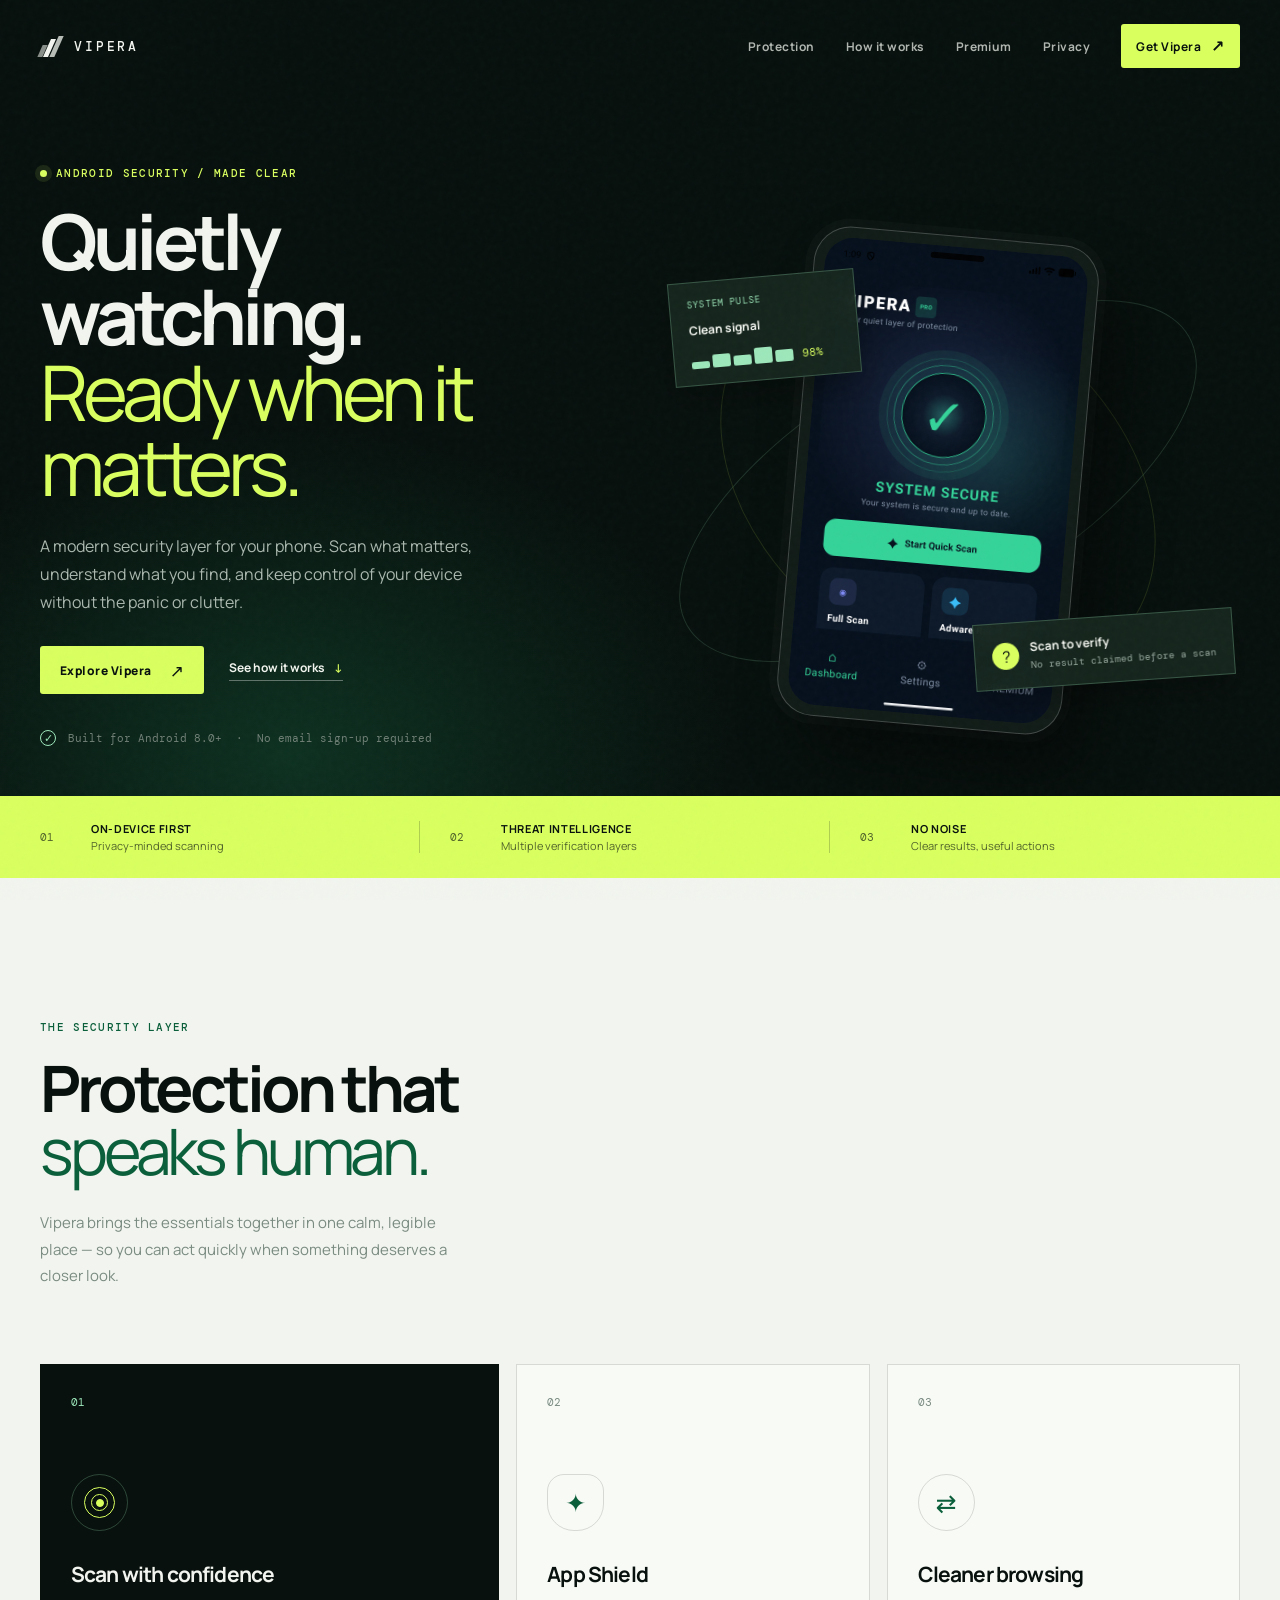
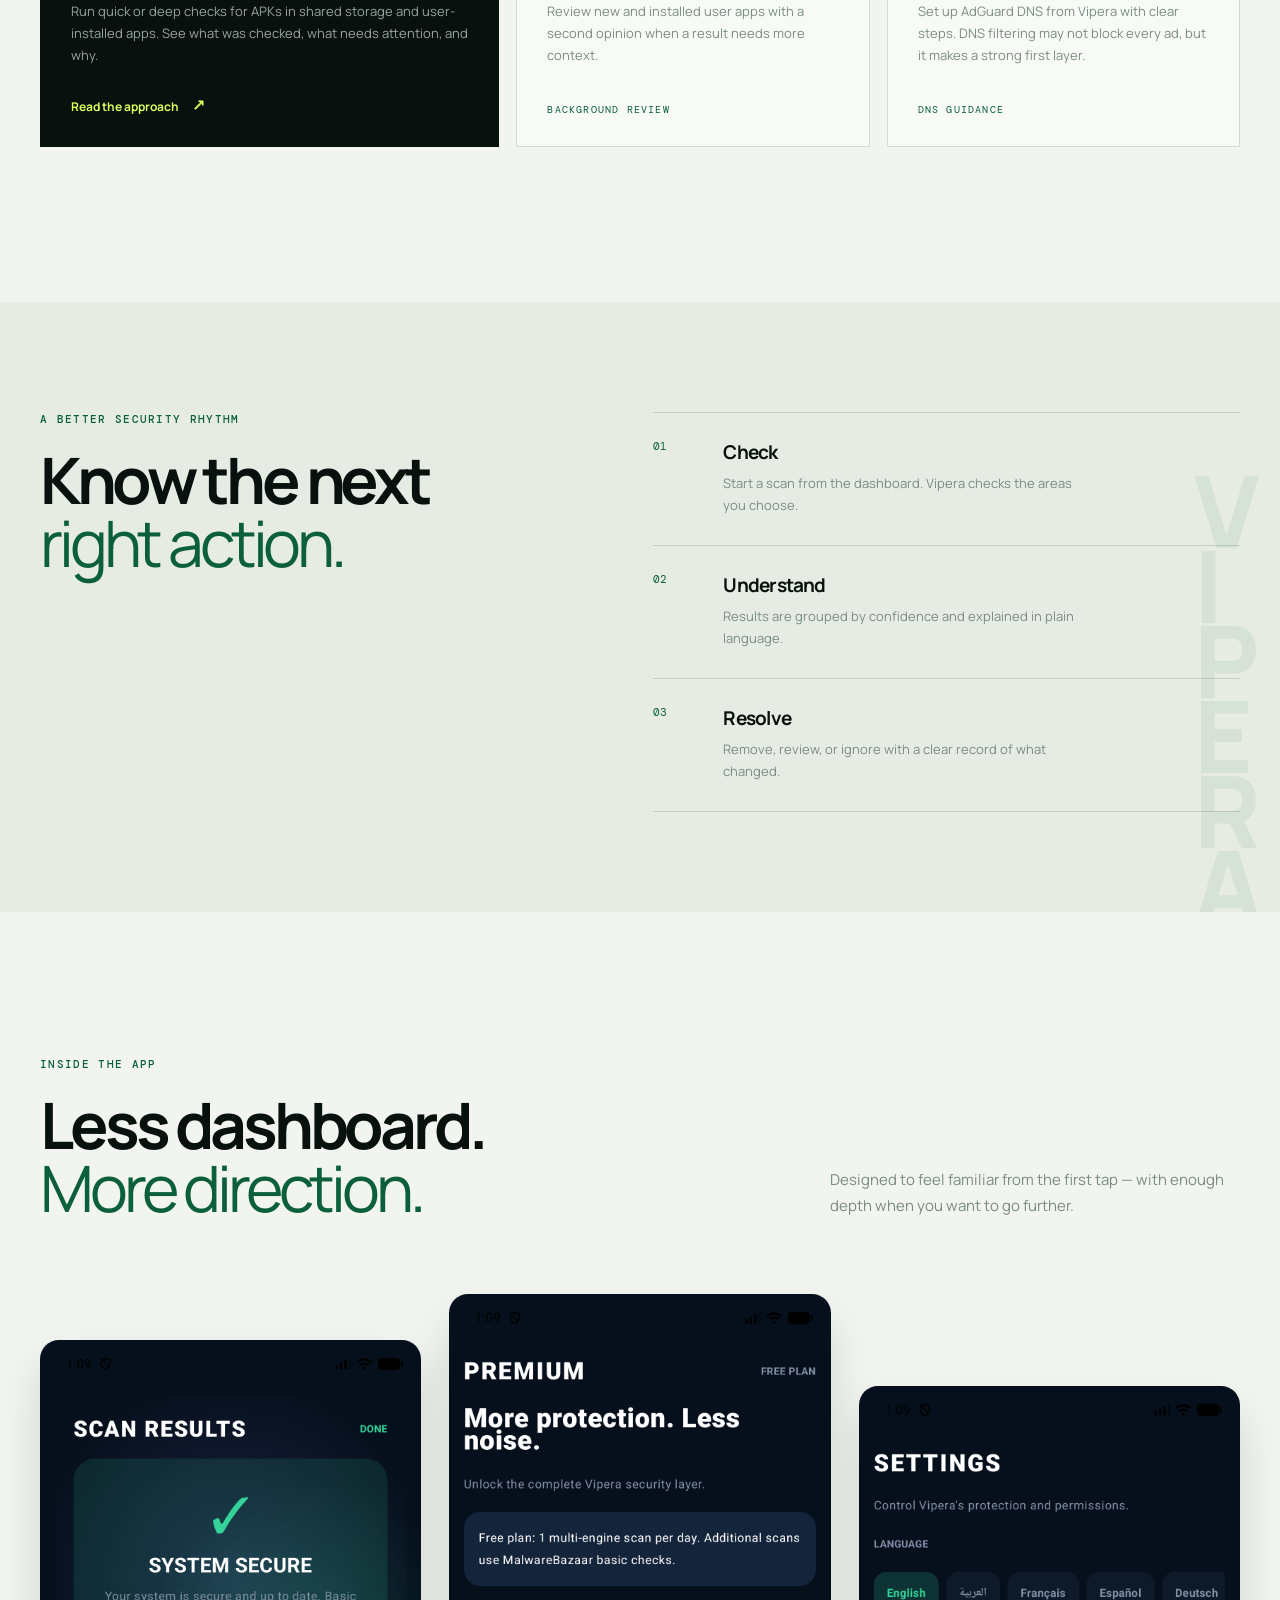
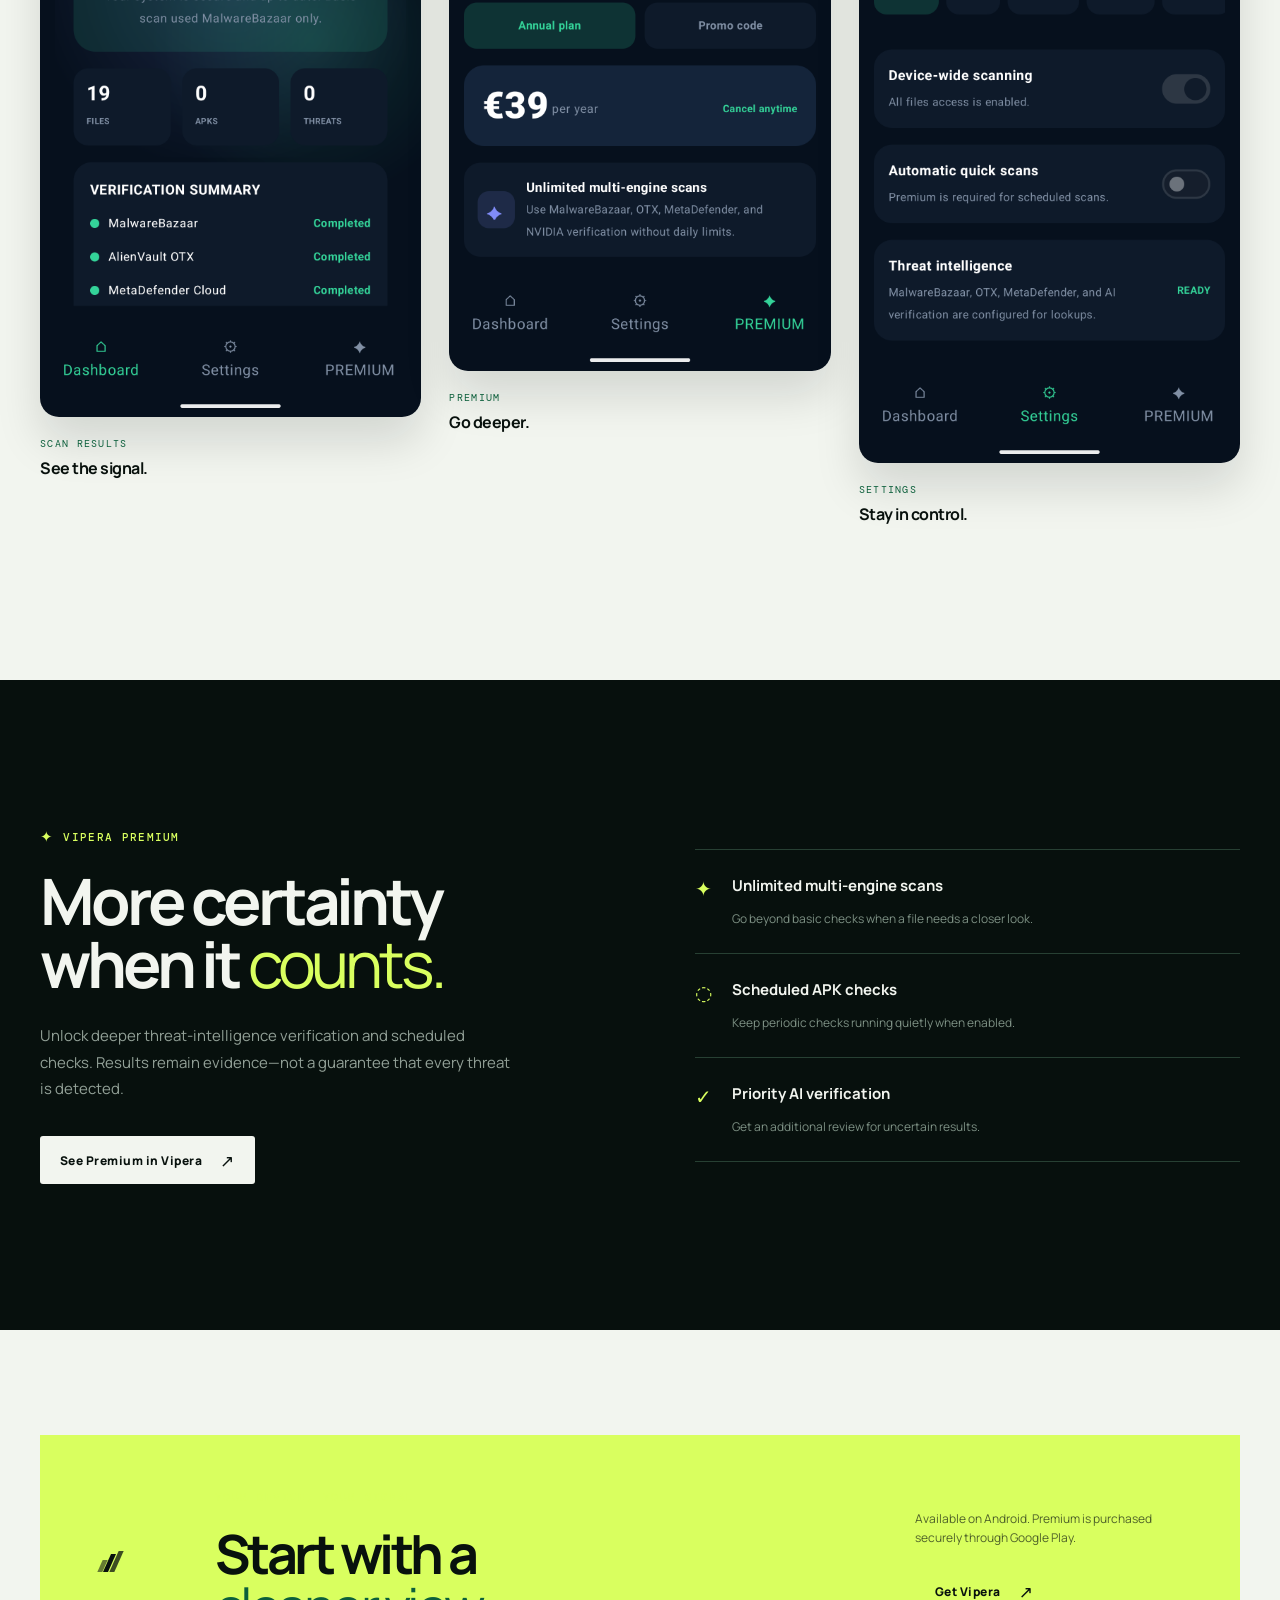
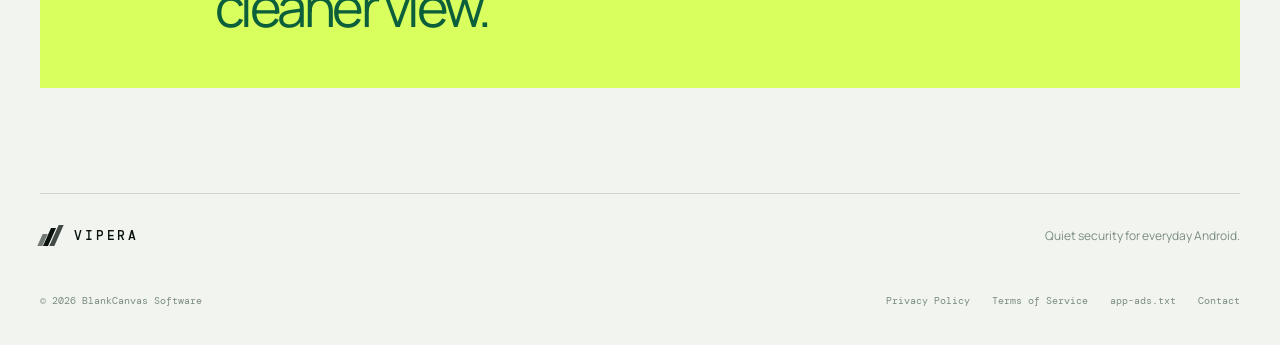
<file: index.html>
<!doctype html>
<html lang="en">
<head>
  <meta charset="utf-8">
  <meta name="viewport" content="width=device-width, initial-scale=1">
  <meta name="theme-color" content="#07100d">
  <meta name="description" content="Vipera is a transparent Android security tool for checking APKs, reviewing installed apps, and understanding threat-intelligence results.">
  <title>Vipera — Android security, without the noise</title>
  <link rel="preconnect" href="https://fonts.googleapis.com">
  <link rel="preconnect" href="https://fonts.gstatic.com" crossorigin>
  <link href="https://fonts.googleapis.com/css2?family=DM+Mono:wght@400;500&family=Manrope:wght@400;500;600;700;800&display=swap" rel="stylesheet">
  <link rel="stylesheet" href="styles.css">
</head>
<body>
  <a class="skip-link" href="#main">Skip to content</a>
  <div class="site-noise" aria-hidden="true"></div>

  <header class="site-header" data-header>
    <a class="brand" href="index.html" aria-label="Vipera home">
      <span class="brand-mark" aria-hidden="true"><span></span><span></span><span></span></span>
      <span>VIPERA</span>
    </a>
    <button class="menu-toggle" type="button" aria-expanded="false" aria-controls="site-nav" data-menu-toggle>
      <span></span><span></span><span></span><span class="sr-only">Toggle navigation</span>
    </button>
    <nav id="site-nav" class="site-nav" aria-label="Main navigation">
      <a href="#protection">Protection</a>
      <a href="#how-it-works">How it works</a>
      <a href="#premium">Premium</a>
      <a href="privacy.html">Privacy</a>
      <a class="nav-cta" href="#download">Get Vipera <span>↗</span></a>
    </nav>
  </header>

  <main id="main">
    <section class="hero section-shell">
      <div class="hero-copy reveal">
        <p class="eyebrow"><span class="pulse-dot"></span> Android security / made clear</p>
        <h1>Quietly watching.<br><em>Ready when it matters.</em></h1>
        <p class="hero-lede">A modern security layer for your phone. Scan what matters, understand what you find, and keep control of your device without the panic or clutter.</p>
        <div class="hero-actions">
          <a class="button button-primary" href="#download">Explore Vipera <span>↗</span></a>
          <a class="text-link" href="#how-it-works">See how it works <span>↓</span></a>
        </div>
        <div class="hero-note"><span class="check">✓</span> Built for Android 8.0+ &nbsp;·&nbsp; No email sign-up required</div>
      </div>
      <div class="hero-visual reveal reveal-delay-2" aria-label="Vipera dashboard preview">
        <div class="visual-orbit orbit-one"></div>
        <div class="visual-orbit orbit-two"></div>
        <div class="hero-card back-card">
          <span class="card-kicker">SYSTEM PULSE</span>
          <strong>Clean signal</strong>
          <span class="mini-line"><i></i><i></i><i></i><i></i><i></i><b>98%</b></span>
        </div>
        <div class="phone-frame">
          <div class="phone-speaker"></div>
          <img src="assets/phone-01.png" alt="Vipera dashboard showing APK scan status" loading="eager">
        </div>
        <div class="hero-card float-card">
          <span class="status-icon">?</span>
          <span><strong>Scan to verify</strong><small>No result claimed before a scan</small></span>
        </div>
      </div>
    </section>

    <section class="signal-bar" aria-label="Vipera highlights">
      <div><span class="mono-label">01</span><strong>ON-DEVICE FIRST</strong><small>Privacy-minded scanning</small></div>
      <div><span class="mono-label">02</span><strong>THREAT INTELLIGENCE</strong><small>Multiple verification layers</small></div>
      <div><span class="mono-label">03</span><strong>NO NOISE</strong><small>Clear results, useful actions</small></div>
    </section>

    <section id="protection" class="section-shell protection-section">
      <div class="section-heading reveal">
        <p class="eyebrow">The security layer</p>
        <h2>Protection that<br><em>speaks human.</em></h2>
        <p>Vipera brings the essentials together in one calm, legible place — so you can act quickly when something deserves a closer look.</p>
      </div>
      <div class="feature-grid">
        <article class="feature-card feature-card-large reveal">
          <div class="feature-number">01</div>
          <div class="feature-icon scan-icon" aria-hidden="true"><span></span><span></span><span></span></div>
          <h3>Scan with confidence</h3>
          <p>Run quick or deep checks for APKs in shared storage and user-installed apps. See what was checked, what needs attention, and why.</p>
          <a class="arrow-link" href="#how-it-works">Read the approach <span>↗</span></a>
        </article>
        <article class="feature-card reveal reveal-delay-1">
          <div class="feature-number">02</div>
          <div class="feature-icon shield-icon" aria-hidden="true">✦</div>
          <h3>App Shield</h3>
          <p>Review new and installed user apps with a second opinion when a result needs more context.</p>
          <span class="feature-tag">BACKGROUND REVIEW</span>
        </article>
        <article class="feature-card reveal reveal-delay-2">
          <div class="feature-number">03</div>
          <div class="feature-icon dns-icon" aria-hidden="true">⇄</div>
          <h3>Cleaner browsing</h3>
          <p>Set up AdGuard DNS from Vipera with clear steps. DNS filtering may not block every ad, but it makes a strong first layer.</p>
          <span class="feature-tag">DNS GUIDANCE</span>
        </article>
      </div>
    </section>

    <section id="how-it-works" class="workflow-section">
      <div class="section-shell workflow-inner">
        <div class="workflow-intro reveal">
          <p class="eyebrow">A better security rhythm</p>
          <h2>Know the next<br><em>right action.</em></h2>
        </div>
        <div class="workflow-steps">
          <div class="workflow-step reveal reveal-delay-1"><span>01</span><div><h3>Check</h3><p>Start a scan from the dashboard. Vipera checks the areas you choose.</p></div></div>
          <div class="workflow-step reveal reveal-delay-2"><span>02</span><div><h3>Understand</h3><p>Results are grouped by confidence and explained in plain language.</p></div></div>
          <div class="workflow-step reveal reveal-delay-3"><span>03</span><div><h3>Resolve</h3><p>Remove, review, or ignore with a clear record of what changed.</p></div></div>
        </div>
        <div class="workflow-stamp" aria-hidden="true">V<br>I<br>P<br>E<br>R<br>A</div>
      </div>
    </section>

    <section class="screens-section section-shell">
      <div class="section-heading split-heading reveal">
        <div><p class="eyebrow">Inside the app</p><h2>Less dashboard.<br><em>More direction.</em></h2></div>
        <p>Designed to feel familiar from the first tap — with enough depth when you want to go further.</p>
      </div>
      <div class="screens-row">
        <figure class="screen-shot screen-shot-offset reveal"><img src="assets/phone-02.png" alt="Vipera scan results screen" loading="lazy"><figcaption><span>SCAN RESULTS</span><b>See the signal.</b></figcaption></figure>
        <figure class="screen-shot reveal reveal-delay-1"><img src="assets/phone-04.png" alt="Vipera Premium screen" loading="lazy"><figcaption><span>PREMIUM</span><b>Go deeper.</b></figcaption></figure>
        <figure class="screen-shot screen-shot-offset-low reveal reveal-delay-2"><img src="assets/phone-03.png" alt="Vipera settings screen" loading="lazy"><figcaption><span>SETTINGS</span><b>Stay in control.</b></figcaption></figure>
      </div>
    </section>

    <section id="premium" class="premium-section">
      <div class="section-shell premium-inner">
        <div class="premium-copy reveal">
          <p class="eyebrow"><span class="premium-star">✦</span> Vipera Premium</p>
          <h2>More certainty<br>when it <em>counts.</em></h2>
          <p>Unlock deeper threat-intelligence verification and scheduled checks. Results remain evidence—not a guarantee that every threat is detected.</p>
          <a class="button button-light" href="#download">See Premium in Vipera <span>↗</span></a>
        </div>
        <div class="premium-list reveal reveal-delay-2">
          <div><span>✦</span><strong>Unlimited multi-engine scans</strong><small>Go beyond basic checks when a file needs a closer look.</small></div>
          <div><span>◌</span><strong>Scheduled APK checks</strong><small>Keep periodic checks running quietly when enabled.</small></div>
          <div><span>✓</span><strong>Priority AI verification</strong><small>Get an additional review for uncertain results.</small></div>
        </div>
      </div>
    </section>

    <section id="download" class="download-section section-shell reveal">
      <div class="download-panel">
        <div class="download-mark brand-mark" aria-hidden="true"><span></span><span></span><span></span></div>
        <div><p class="eyebrow">Your device, your signal</p><h2>Start with a<br><em>cleaner view.</em></h2></div>
        <div class="download-action"><p>Available on Android. Premium is purchased securely through Google Play.</p><a class="button button-primary" href="https://play.google.com/store/apps/details?id=com.vipera.security" target="_blank" rel="noopener">Get Vipera <span>↗</span></a></div>
      </div>
    </section>
  </main>

  <footer class="site-footer section-shell">
    <div class="footer-top">
      <a class="brand" href="index.html" aria-label="Vipera home"><span class="brand-mark" aria-hidden="true"><span></span><span></span><span></span></span><span>VIPERA</span></a>
      <p>Quiet security for everyday Android.</p>
    </div>
    <div class="footer-bottom">
      <span>© 2026 BlankCanvas Software</span>
      <nav aria-label="Legal navigation"><a href="privacy.html">Privacy Policy</a><a href="terms.html">Terms of Service</a><a href="app-ads.txt">app-ads.txt</a><a href="mailto:softwareblankcanvas@gmail.com">Contact</a></nav>
    </div>
  </footer>
  <script src="script.js"></script>
</body>
</html>
</file>
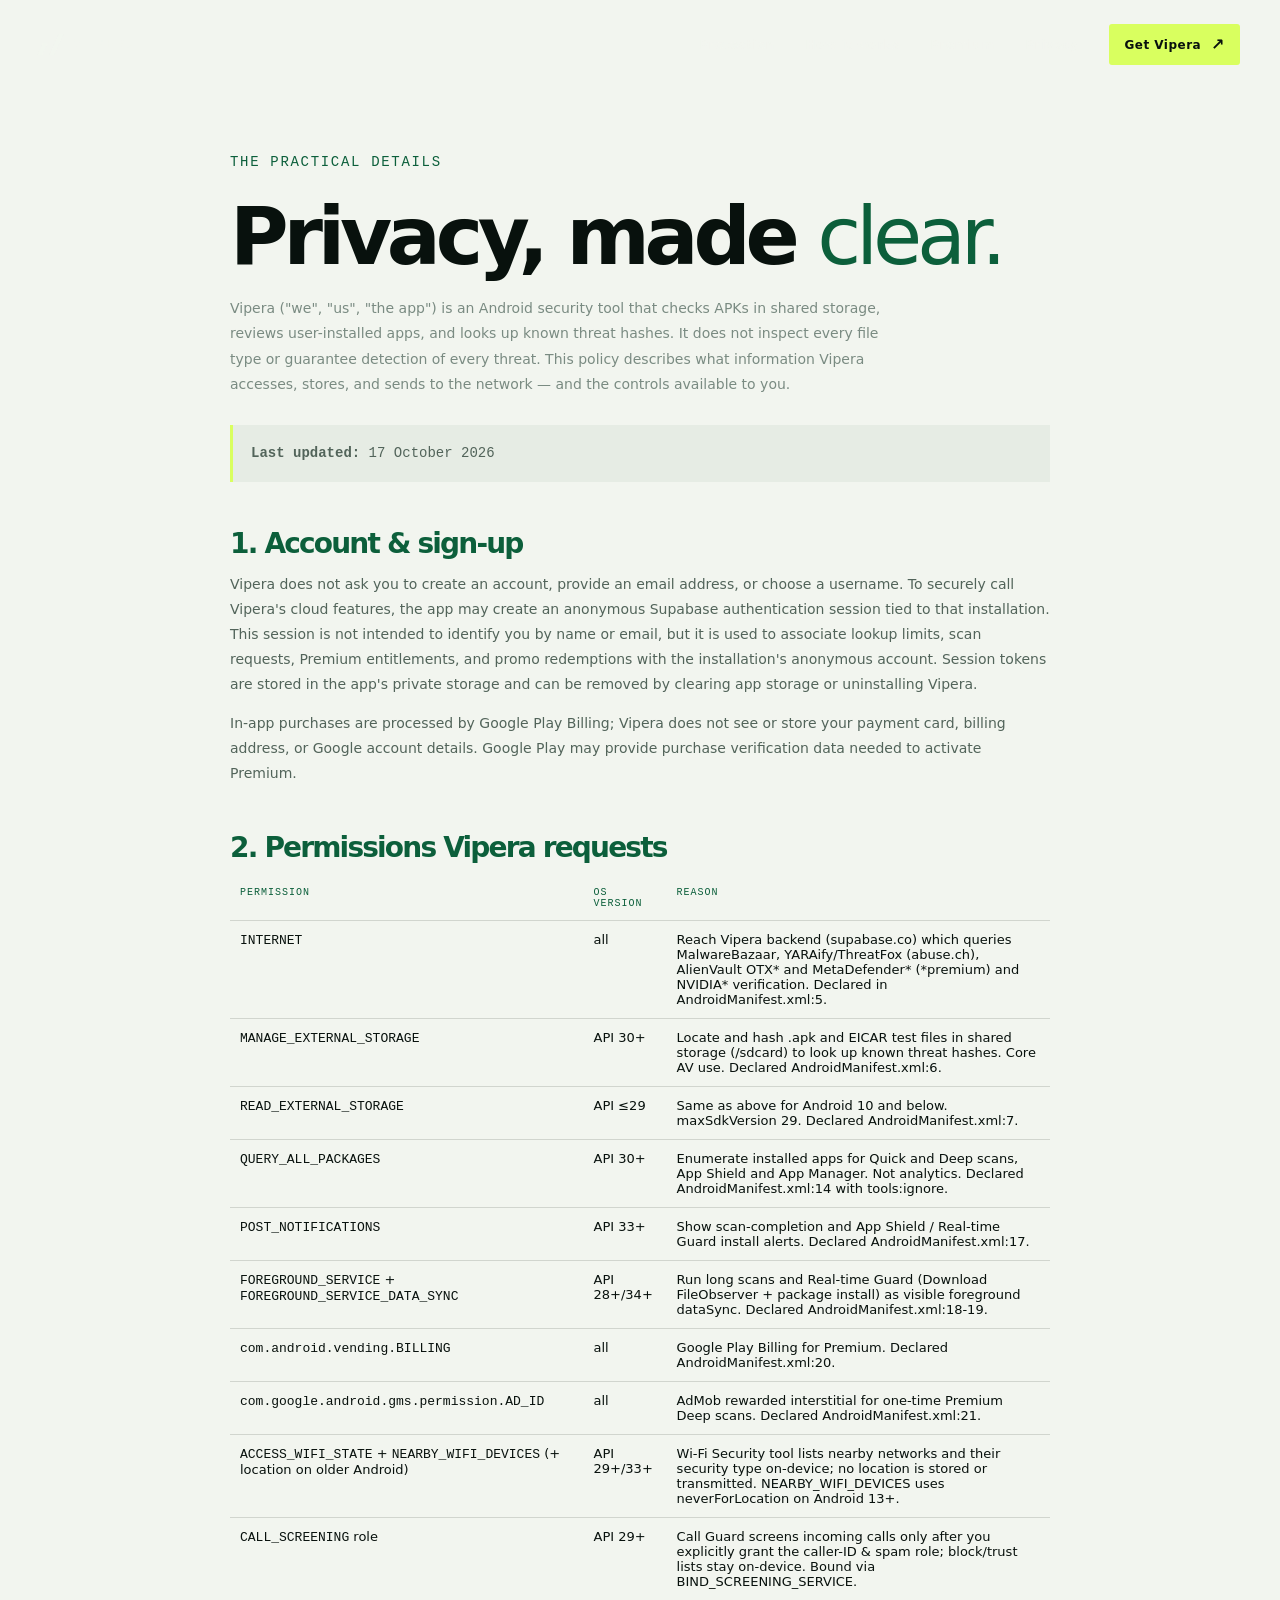
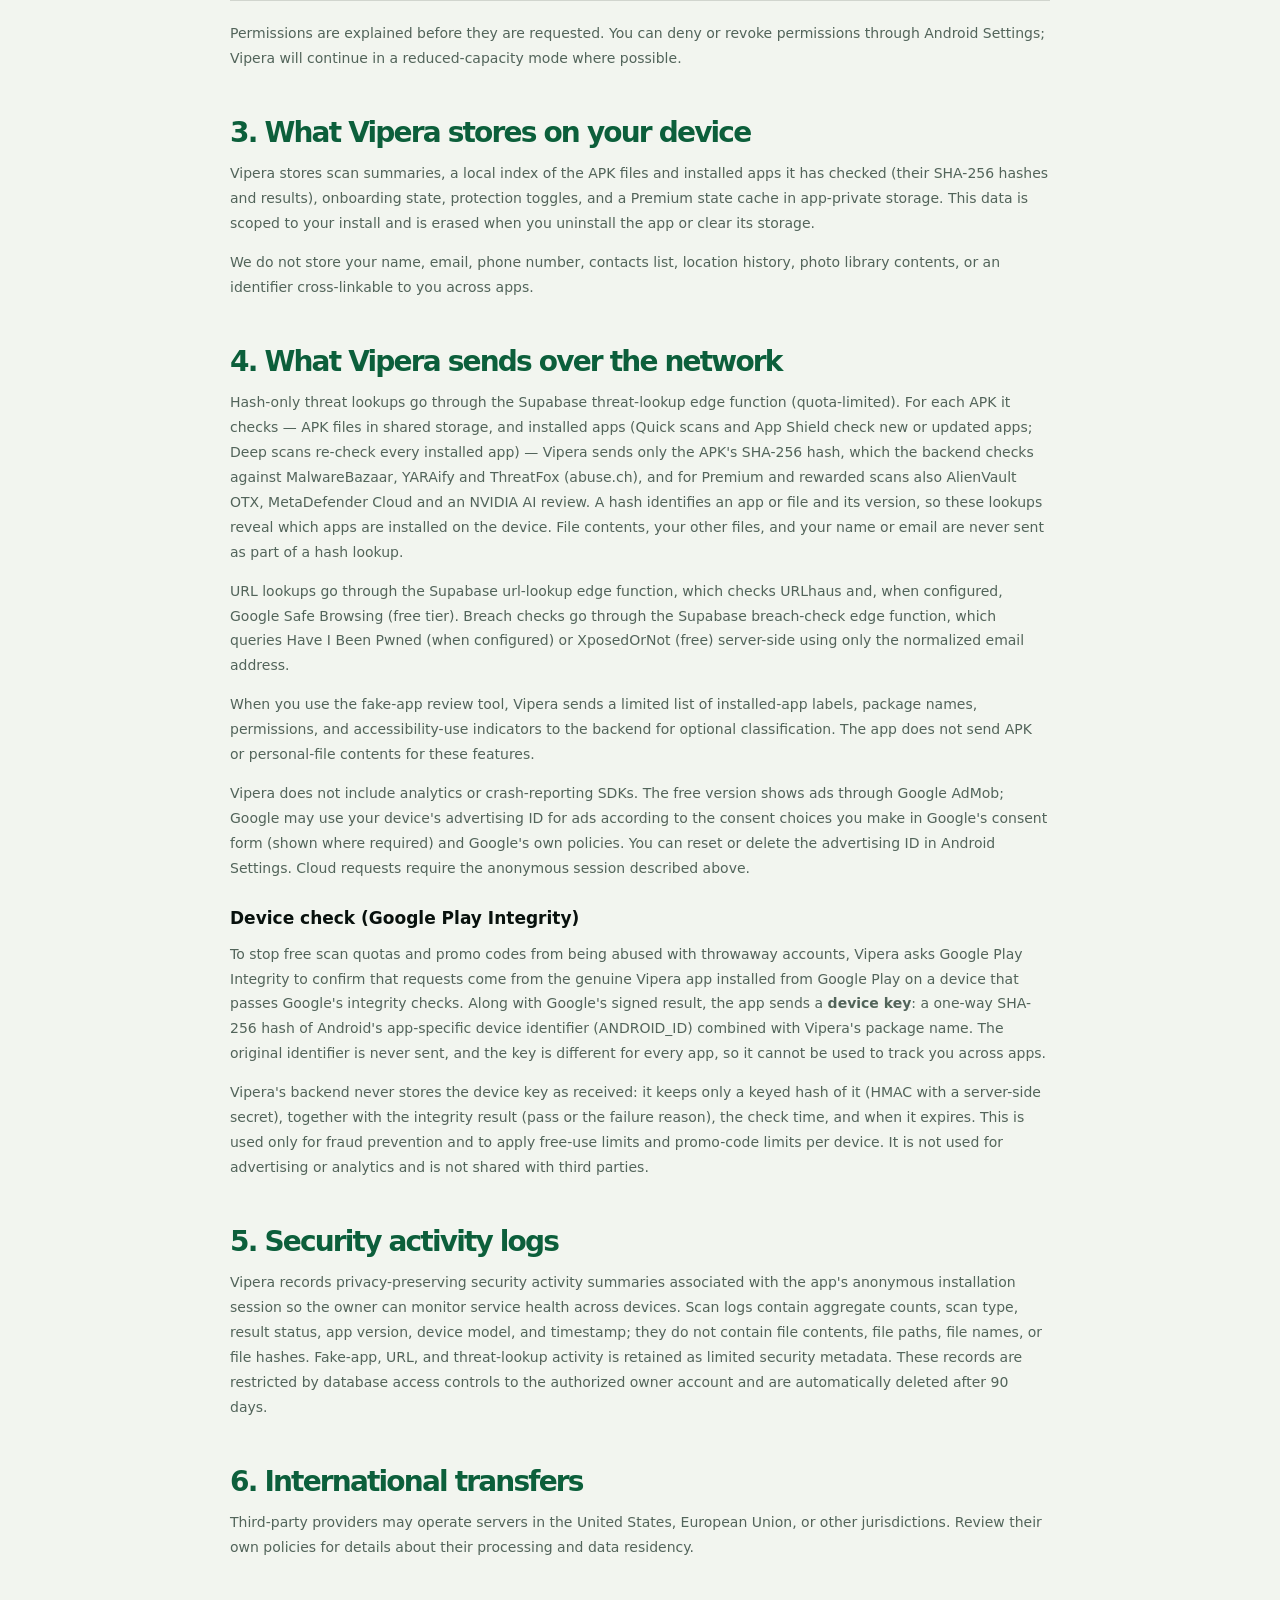
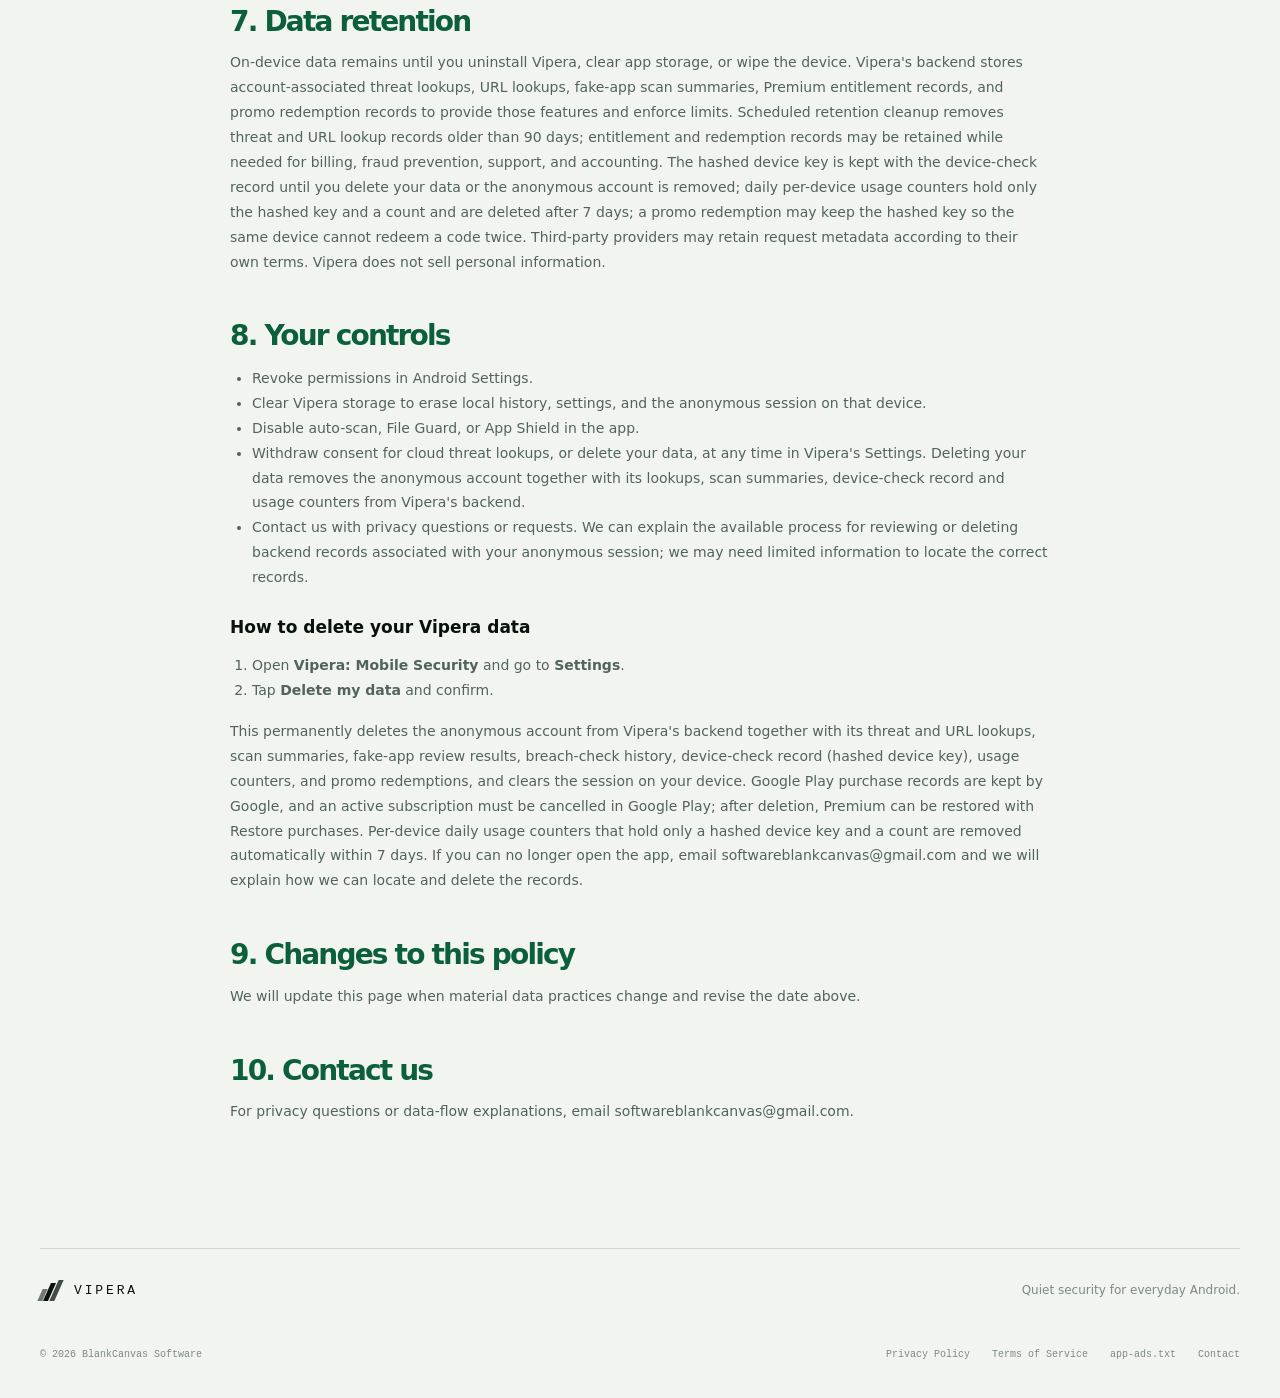
<file: privacy.html>
<!doctype html>
<html lang="en">
<head>
<meta charset="utf-8">
<meta name="viewport" content="width=device-width, initial-scale=1">
<meta name="description" content="Vipera Privacy Policy — what the app accesses, stores, and sends.">
<title>Vipera — Privacy Policy</title>
<link rel="stylesheet" href="styles.css">
<style>
  .legal-page { padding-top: 150px; padding-bottom: 110px; max-width: 820px; }
  .legal-page .eyebrow { color: var(--green); }
  .legal-page h1 { font-size: clamp(48px, 7vw, 80px); margin-bottom: 20px; }
  .legal-page h1 em { color: var(--green); font-style: normal; font-weight: 400; }
  .legal-page .legal-intro { max-width: 680px; color: var(--muted); line-height: 1.8; margin-bottom: 28px; }
  .legal-page h2 { font-size: 28px; color: var(--green); margin: 48px 0 15px; }
  .legal-page h3 { font-size: 17px; margin: 27px 0 8px; }
  .legal-page p, .legal-page li { color: #52645a; line-height: 1.78; font-size: 14px; }
  .legal-page ul, .legal-page ol { padding-left: 22px; }
  .legal-page table { width: 100%; border-collapse: collapse; margin: 15px 0 20px; font-size: 13px; }
  .legal-page th, .legal-page td { text-align: left; vertical-align: top; padding: 11px 10px; border-bottom: 1px solid var(--line); }
  .legal-page th { color: var(--green); font: 10px var(--mono); letter-spacing: .1em; text-transform: uppercase; }
  .legal-meta { padding: 16px 18px; background: var(--paper-deep); border-left: 3px solid var(--acid); font: 11px var(--mono); color: var(--green); }
  @media (max-width: 620px) { .legal-page { padding-top: 115px; }.legal-page table { display: block; overflow-x: auto; white-space: nowrap; } }
</style>
</head>
<body>
<a class="skip-link" href="#main">Skip to content</a>
<header class="site-header" data-header>
  <a class="brand" href="index.html" aria-label="Vipera home"><span class="brand-mark" aria-hidden="true"><span></span><span></span><span></span></span><span>VIPERA</span></a>
  <button class="menu-toggle" type="button" aria-expanded="false" aria-controls="site-nav" data-menu-toggle><span></span><span></span><span></span><span class="sr-only">Toggle navigation</span></button>
  <nav id="site-nav" class="site-nav" aria-label="Main navigation"><a href="index.html#protection">Protection</a><a href="index.html#how-it-works">How it works</a><a href="index.html#premium">Premium</a><a href="privacy.html">Privacy</a><a class="nav-cta" href="index.html#download">Get Vipera <span>↗</span></a></nav>
</header>
<main id="main" class="section-shell legal-page">
  <p class="eyebrow">The practical details</p>
  <h1>Privacy, made <em>clear.</em></h1>
  <p class="legal-intro">Vipera ("we", "us", "the app") is an Android security tool that checks APKs in shared storage, reviews user-installed apps, and looks up known threat hashes. It does not inspect every file type or guarantee detection of every threat. This policy describes what information Vipera accesses, stores, and sends to the network — and the controls available to you.</p>
  <p class="legal-meta"><strong>Last updated:</strong> 17 October 2026</p>
  <h2>1. Account &amp; sign-up</h2>
  <p>Vipera does not ask you to create an account, provide an email address, or choose a username. To securely call Vipera's cloud features, the app may create an anonymous Supabase authentication session tied to that installation. This session is not intended to identify you by name or email, but it is used to associate lookup limits, scan requests, Premium entitlements, and promo redemptions with the installation's anonymous account. Session tokens are stored in the app's private storage and can be removed by clearing app storage or uninstalling Vipera.</p>
  <p>In-app purchases are processed by Google Play Billing; Vipera does not see or store your payment card, billing address, or Google account details. Google Play may provide purchase verification data needed to activate Premium.</p>
  <h2>2. Permissions Vipera requests</h2>
  <table><thead><tr><th>Permission</th><th>OS version</th><th>Reason</th></tr></thead><tbody>
    <tr><td><code>INTERNET</code></td><td>all</td><td>Reach Vipera backend (supabase.co) which queries MalwareBazaar, YARAify/ThreatFox (abuse.ch), AlienVault OTX* and MetaDefender* (*premium) and NVIDIA* verification. Declared in AndroidManifest.xml:5.</td></tr>
    <tr><td><code>MANAGE_EXTERNAL_STORAGE</code></td><td>API 30+</td><td>Locate and hash .apk and EICAR test files in shared storage (/sdcard) to look up known threat hashes. Core AV use. Declared AndroidManifest.xml:6.</td></tr>
    <tr><td><code>READ_EXTERNAL_STORAGE</code></td><td>API ≤29</td><td>Same as above for Android 10 and below. maxSdkVersion 29. Declared AndroidManifest.xml:7.</td></tr>
    <tr><td><code>QUERY_ALL_PACKAGES</code></td><td>API 30+</td><td>Enumerate installed apps for Quick and Deep scans, App Shield and App Manager. Not analytics. Declared AndroidManifest.xml:14 with tools:ignore.</td></tr>
    <tr><td><code>POST_NOTIFICATIONS</code></td><td>API 33+</td><td>Show scan-completion and App Shield / Real-time Guard install alerts. Declared AndroidManifest.xml:17.</td></tr>
    <tr><td><code>FOREGROUND_SERVICE</code> + <code>FOREGROUND_SERVICE_DATA_SYNC</code></td><td>API 28+/34+</td><td>Run long scans and Real-time Guard (Download FileObserver + package install) as visible foreground dataSync. Declared AndroidManifest.xml:18-19.</td></tr>
    <tr><td><code>com.android.vending.BILLING</code></td><td>all</td><td>Google Play Billing for Premium. Declared AndroidManifest.xml:20.</td></tr>
    <tr><td><code>com.google.android.gms.permission.AD_ID</code></td><td>all</td><td>AdMob rewarded interstitial for one-time Premium Deep scans. Declared AndroidManifest.xml:21.</td></tr>
    <tr><td><code>ACCESS_WIFI_STATE</code> + <code>NEARBY_WIFI_DEVICES</code> (+ location on older Android)</td><td>API 29+/33+</td><td>Wi-Fi Security tool lists nearby networks and their security type on-device; no location is stored or transmitted. NEARBY_WIFI_DEVICES uses neverForLocation on Android 13+.</td></tr>
    <tr><td><code>CALL_SCREENING</code> role</td><td>API 29+</td><td>Call Guard screens incoming calls only after you explicitly grant the caller-ID &amp; spam role; block/trust lists stay on-device. Bound via BIND_SCREENING_SERVICE.</td></tr>
  </tbody></table>
  <p>Permissions are explained before they are requested. You can deny or revoke permissions through Android Settings; Vipera will continue in a reduced-capacity mode where possible.</p>
  <h2>3. What Vipera stores on your device</h2>
  <p>Vipera stores scan summaries, a local index of the APK files and installed apps it has checked (their SHA-256 hashes and results), onboarding state, protection toggles, and a Premium state cache in app-private storage. This data is scoped to your install and is erased when you uninstall the app or clear its storage.</p>
  <p>We do not store your name, email, phone number, contacts list, location history, photo library contents, or an identifier cross-linkable to you across apps.</p>
  <h2>4. What Vipera sends over the network</h2>
  <p>Hash-only threat lookups go through the Supabase threat-lookup edge function (quota-limited). For each APK it checks — APK files in shared storage, and installed apps (Quick scans and App Shield check new or updated apps; Deep scans re-check every installed app) — Vipera sends only the APK's SHA-256 hash, which the backend checks against MalwareBazaar, YARAify and ThreatFox (abuse.ch), and for Premium and rewarded scans also AlienVault OTX, MetaDefender Cloud and an NVIDIA AI review. A hash identifies an app or file and its version, so these lookups reveal which apps are installed on the device. File contents, your other files, and your name or email are never sent as part of a hash lookup.</p>
  <p>URL lookups go through the Supabase url-lookup edge function, which checks URLhaus and, when configured, Google Safe Browsing (free tier). Breach checks go through the Supabase breach-check edge function, which queries Have I Been Pwned (when configured) or XposedOrNot (free) server-side using only the normalized email address.</p>
  <p>When you use the fake-app review tool, Vipera sends a limited list of installed-app labels, package names, permissions, and accessibility-use indicators to the backend for optional classification. The app does not send APK or personal-file contents for these features.</p>
  <p>Vipera does not include analytics or crash-reporting SDKs. The free version shows ads through Google AdMob; Google may use your device's advertising ID for ads according to the consent choices you make in Google's consent form (shown where required) and Google's own policies. You can reset or delete the advertising ID in Android Settings. Cloud requests require the anonymous session described above.</p>
  <h3>Device check (Google Play Integrity)</h3>
  <p>To stop free scan quotas and promo codes from being abused with throwaway accounts, Vipera asks Google Play Integrity to confirm that requests come from the genuine Vipera app installed from Google Play on a device that passes Google's integrity checks. Along with Google's signed result, the app sends a <strong>device key</strong>: a one-way SHA-256 hash of Android's app-specific device identifier (ANDROID_ID) combined with Vipera's package name. The original identifier is never sent, and the key is different for every app, so it cannot be used to track you across apps.</p>
  <p>Vipera's backend never stores the device key as received: it keeps only a keyed hash of it (HMAC with a server-side secret), together with the integrity result (pass or the failure reason), the check time, and when it expires. This is used only for fraud prevention and to apply free-use limits and promo-code limits per device. It is not used for advertising or analytics and is not shared with third parties.</p>
  <h2>5. Security activity logs</h2>
  <p>Vipera records privacy-preserving security activity summaries associated with the app's anonymous installation session so the owner can monitor service health across devices. Scan logs contain aggregate counts, scan type, result status, app version, device model, and timestamp; they do not contain file contents, file paths, file names, or file hashes. Fake-app, URL, and threat-lookup activity is retained as limited security metadata. These records are restricted by database access controls to the authorized owner account and are automatically deleted after 90 days.</p>
  <h2>6. International transfers</h2>
  <p>Third-party providers may operate servers in the United States, European Union, or other jurisdictions. Review their own policies for details about their processing and data residency.</p>
  <h2>7. Data retention</h2>
  <p>On-device data remains until you uninstall Vipera, clear app storage, or wipe the device. Vipera's backend stores account-associated threat lookups, URL lookups, fake-app scan summaries, Premium entitlement records, and promo redemption records to provide those features and enforce limits. Scheduled retention cleanup removes threat and URL lookup records older than 90 days; entitlement and redemption records may be retained while needed for billing, fraud prevention, support, and accounting. The hashed device key is kept with the device-check record until you delete your data or the anonymous account is removed; daily per-device usage counters hold only the hashed key and a count and are deleted after 7 days; a promo redemption may keep the hashed key so the same device cannot redeem a code twice. Third-party providers may retain request metadata according to their own terms. Vipera does not sell personal information.</p>
  <h2>8. Your controls</h2>
  <ul><li>Revoke permissions in Android Settings.</li><li>Clear Vipera storage to erase local history, settings, and the anonymous session on that device.</li><li>Disable auto-scan, File Guard, or App Shield in the app.</li><li>Withdraw consent for cloud threat lookups, or delete your data, at any time in Vipera's Settings. Deleting your data removes the anonymous account together with its lookups, scan summaries, device-check record and usage counters from Vipera's backend.</li><li>Contact us with privacy questions or requests. We can explain the available process for reviewing or deleting backend records associated with your anonymous session; we may need limited information to locate the correct records.</li></ul>
  <h3 id="delete-data">How to delete your Vipera data</h3>
  <ol><li>Open <strong>Vipera: Mobile Security</strong> and go to <strong>Settings</strong>.</li><li>Tap <strong>Delete my data</strong> and confirm.</li></ol>
  <p>This permanently deletes the anonymous account from Vipera's backend together with its threat and URL lookups, scan summaries, fake-app review results, breach-check history, device-check record (hashed device key), usage counters, and promo redemptions, and clears the session on your device. Google Play purchase records are kept by Google, and an active subscription must be cancelled in Google Play; after deletion, Premium can be restored with Restore purchases. Per-device daily usage counters that hold only a hashed device key and a count are removed automatically within 7 days. If you can no longer open the app, email <a href="mailto:softwareblankcanvas@gmail.com">softwareblankcanvas@gmail.com</a> and we will explain how we can locate and delete the records.</p>
  <h2>9. Changes to this policy</h2>
  <p>We will update this page when material data practices change and revise the date above.</p>
  <h2>10. Contact us</h2>
  <p>For privacy questions or data-flow explanations, email <a href="mailto:softwareblankcanvas@gmail.com">softwareblankcanvas@gmail.com</a>.</p>
</main>
<footer class="site-footer section-shell"><div class="footer-top"><a class="brand" href="index.html"><span class="brand-mark" aria-hidden="true"><span></span><span></span><span></span></span><span>VIPERA</span></a><p>Quiet security for everyday Android.</p></div><div class="footer-bottom"><span>© 2026 BlankCanvas Software</span><nav aria-label="Legal navigation"><a href="privacy.html">Privacy Policy</a><a href="terms.html">Terms of Service</a><a href="app-ads.txt">app-ads.txt</a><a href="mailto:softwareblankcanvas@gmail.com">Contact</a></nav></div></footer>
<script src="script.js"></script>
</body>
</html>
</file>
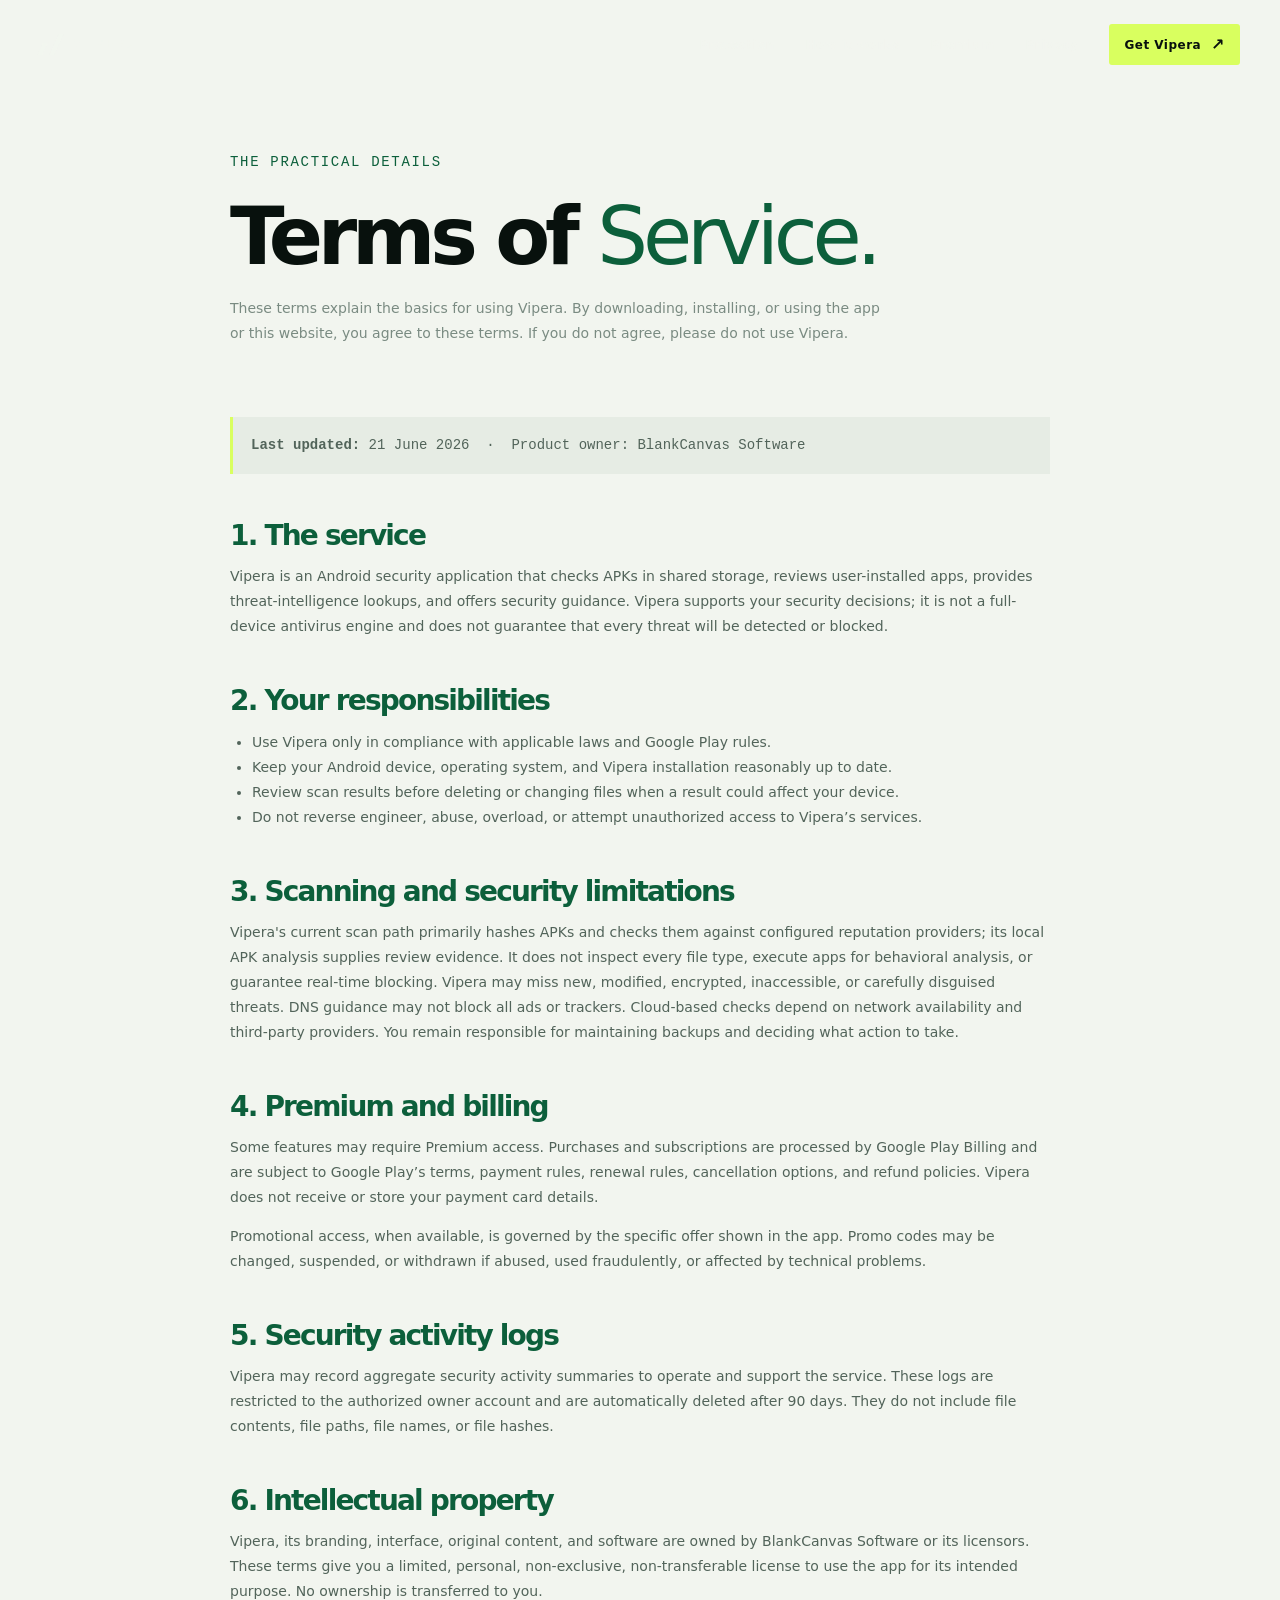
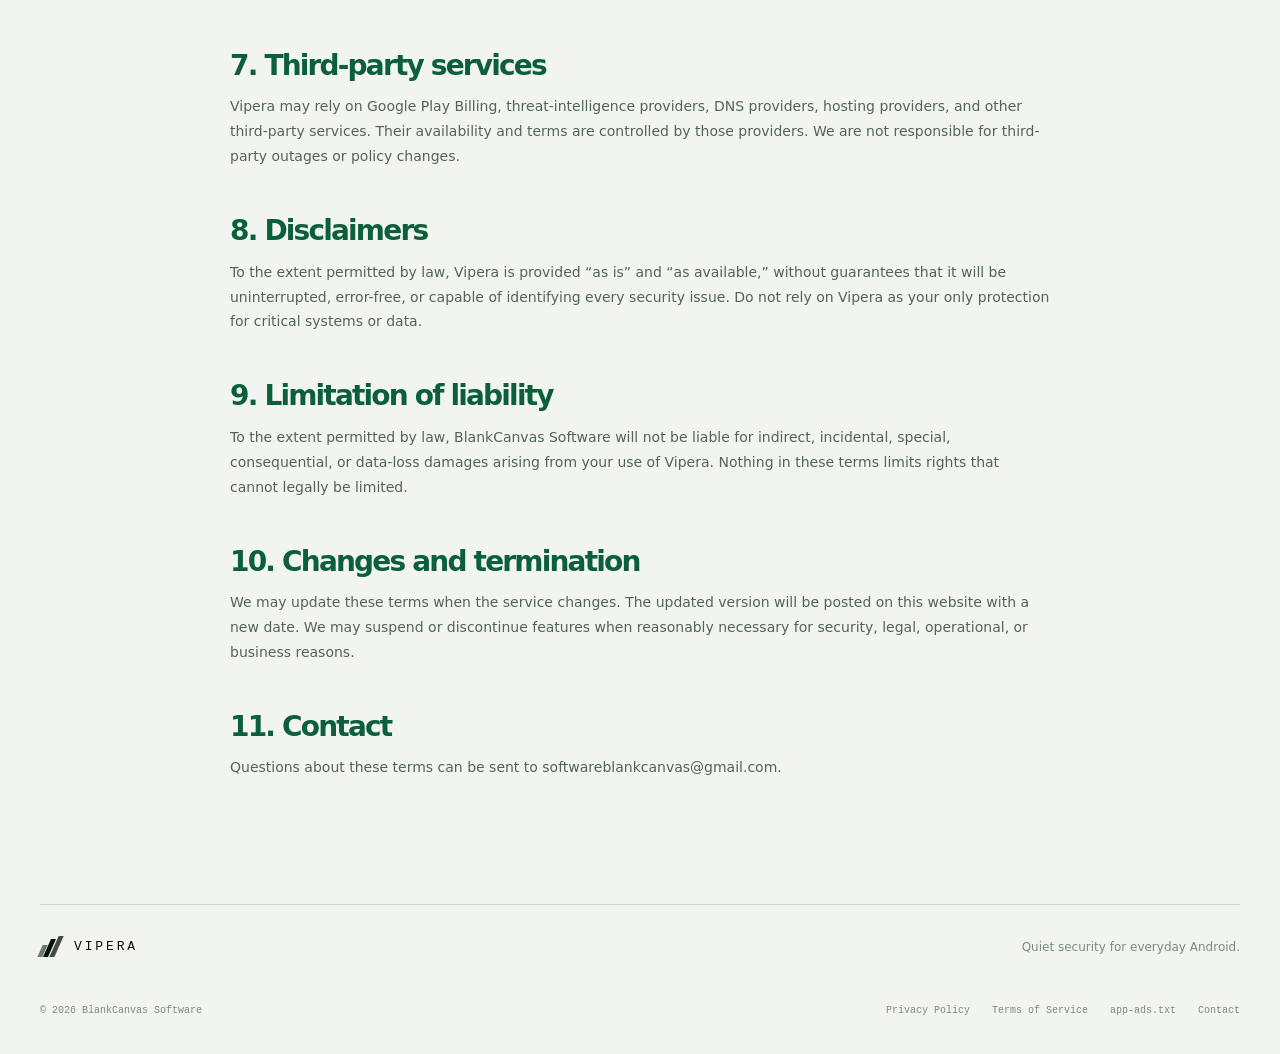
<file: terms.html>
<!doctype html>
<html lang="en">
<head>
  <meta charset="utf-8">
  <meta name="viewport" content="width=device-width, initial-scale=1">
  <meta name="description" content="Vipera Terms of Service.">
  <title>Vipera — Terms of Service</title>
  <link rel="stylesheet" href="styles.css">
  <style>
    .legal-page { padding-top: 150px; padding-bottom: 110px; max-width: 820px; }
    .legal-page .eyebrow { color: var(--green); }
    .legal-page h1 { font-size: clamp(48px, 7vw, 80px); margin-bottom: 20px; }
    .legal-page h1 em { color: var(--green); font-style: normal; font-weight: 400; }
    .legal-page .legal-intro { max-width: 650px; color: var(--muted); line-height: 1.8; margin-bottom: 70px; }
    .legal-page h2 { font-size: 28px; color: var(--green); margin: 48px 0 15px; }
    .legal-page h3 { font-size: 17px; margin: 27px 0 8px; }
    .legal-page p, .legal-page li { color: #52645a; line-height: 1.78; font-size: 14px; }
    .legal-page ul { padding-left: 22px; }
    .legal-meta { padding: 16px 18px; background: var(--paper-deep); border-left: 3px solid var(--acid); font: 11px var(--mono); color: var(--green); }
    @media (max-width: 620px) { .legal-page { padding-top: 115px; } }
  </style>
</head>
<body>
  <a class="skip-link" href="#main">Skip to content</a>
  <header class="site-header" data-header>
    <a class="brand" href="index.html" aria-label="Vipera home"><span class="brand-mark" aria-hidden="true"><span></span><span></span><span></span></span><span>VIPERA</span></a>
    <button class="menu-toggle" type="button" aria-expanded="false" aria-controls="site-nav" data-menu-toggle><span></span><span></span><span></span><span class="sr-only">Toggle navigation</span></button>
    <nav id="site-nav" class="site-nav" aria-label="Main navigation"><a href="index.html#protection">Protection</a><a href="index.html#how-it-works">How it works</a><a href="index.html#premium">Premium</a><a href="privacy.html">Privacy</a><a class="nav-cta" href="index.html#download">Get Vipera <span>↗</span></a></nav>
  </header>
  <main id="main" class="section-shell legal-page">
    <p class="eyebrow">The practical details</p>
    <h1>Terms of <em>Service.</em></h1>
    <p class="legal-intro">These terms explain the basics for using Vipera. By downloading, installing, or using the app or this website, you agree to these terms. If you do not agree, please do not use Vipera.</p>
    <p class="legal-meta"><strong>Last updated:</strong> 21 June 2026 &nbsp;·&nbsp; Product owner: BlankCanvas Software</p>
    <h2>1. The service</h2>
    <p>Vipera is an Android security application that checks APKs in shared storage, reviews user-installed apps, provides threat-intelligence lookups, and offers security guidance. Vipera supports your security decisions; it is not a full-device antivirus engine and does not guarantee that every threat will be detected or blocked.</p>
    <h2>2. Your responsibilities</h2>
    <ul><li>Use Vipera only in compliance with applicable laws and Google Play rules.</li><li>Keep your Android device, operating system, and Vipera installation reasonably up to date.</li><li>Review scan results before deleting or changing files when a result could affect your device.</li><li>Do not reverse engineer, abuse, overload, or attempt unauthorized access to Vipera’s services.</li></ul>
    <h2>3. Scanning and security limitations</h2>
    <p>Vipera's current scan path primarily hashes APKs and checks them against configured reputation providers; its local APK analysis supplies review evidence. It does not inspect every file type, execute apps for behavioral analysis, or guarantee real-time blocking. Vipera may miss new, modified, encrypted, inaccessible, or carefully disguised threats. DNS guidance may not block all ads or trackers. Cloud-based checks depend on network availability and third-party providers. You remain responsible for maintaining backups and deciding what action to take.</p>
    <h2>4. Premium and billing</h2>
    <p>Some features may require Premium access. Purchases and subscriptions are processed by Google Play Billing and are subject to Google Play’s terms, payment rules, renewal rules, cancellation options, and refund policies. Vipera does not receive or store your payment card details.</p>
    <p>Promotional access, when available, is governed by the specific offer shown in the app. Promo codes may be changed, suspended, or withdrawn if abused, used fraudulently, or affected by technical problems.</p>
    <h2>5. Security activity logs</h2>
    <p>Vipera may record aggregate security activity summaries to operate and support the service. These logs are restricted to the authorized owner account and are automatically deleted after 90 days. They do not include file contents, file paths, file names, or file hashes.</p>
    <h2>6. Intellectual property</h2>
    <p>Vipera, its branding, interface, original content, and software are owned by BlankCanvas Software or its licensors. These terms give you a limited, personal, non-exclusive, non-transferable license to use the app for its intended purpose. No ownership is transferred to you.</p>
    <h2>7. Third-party services</h2>
    <p>Vipera may rely on Google Play Billing, threat-intelligence providers, DNS providers, hosting providers, and other third-party services. Their availability and terms are controlled by those providers. We are not responsible for third-party outages or policy changes.</p>
    <h2>8. Disclaimers</h2>
    <p>To the extent permitted by law, Vipera is provided “as is” and “as available,” without guarantees that it will be uninterrupted, error-free, or capable of identifying every security issue. Do not rely on Vipera as your only protection for critical systems or data.</p>
    <h2>9. Limitation of liability</h2>
    <p>To the extent permitted by law, BlankCanvas Software will not be liable for indirect, incidental, special, consequential, or data-loss damages arising from your use of Vipera. Nothing in these terms limits rights that cannot legally be limited.</p>
    <h2>10. Changes and termination</h2>
    <p>We may update these terms when the service changes. The updated version will be posted on this website with a new date. We may suspend or discontinue features when reasonably necessary for security, legal, operational, or business reasons.</p>
    <h2>11. Contact</h2>
    <p>Questions about these terms can be sent to <a href="mailto:softwareblankcanvas@gmail.com">softwareblankcanvas@gmail.com</a>.</p>
  </main>
  <footer class="site-footer section-shell"><div class="footer-top"><a class="brand" href="index.html"><span class="brand-mark" aria-hidden="true"><span></span><span></span><span></span></span><span>VIPERA</span></a><p>Quiet security for everyday Android.</p></div><div class="footer-bottom"><span>© 2026 BlankCanvas Software</span><nav aria-label="Legal navigation"><a href="privacy.html">Privacy Policy</a><a href="terms.html">Terms of Service</a><a href="app-ads.txt">app-ads.txt</a><a href="mailto:softwareblankcanvas@gmail.com">Contact</a></nav></div></footer>
  <script src="script.js"></script>
</body>
</html>
</file>
<file: styles.css>
:root {
  --ink: #08110d;
  --ink-soft: #18251f;
  --muted: #7a8b82;
  --paper: #f2f5ef;
  --paper-deep: #e6ece4;
  --line: rgba(8, 17, 13, .14);
  --acid: #d9ff5f;
  --mint: #9de7bb;
  --green: #0c5f3b;
  --night: #07100d;
  --mono: "DM Mono", monospace;
  --sans: "Manrope", system-ui, sans-serif;
  --ease: cubic-bezier(.2, .8, .2, 1);
}
* { box-sizing: border-box; }
html { scroll-behavior: smooth; }
body { margin: 0; background: var(--paper); color: var(--ink); font-family: var(--sans); overflow-x: hidden; }
a { color: inherit; text-decoration: none; }
button { font: inherit; }
::selection { background: var(--acid); color: var(--ink); }
.sr-only { position: absolute; width: 1px; height: 1px; padding: 0; margin: -1px; overflow: hidden; clip: rect(0,0,0,0); white-space: nowrap; border: 0; }
.skip-link { position: fixed; z-index: 20; left: 16px; top: -60px; padding: 12px 16px; background: var(--acid); color: var(--ink); border-radius: 99px; transition: top .2s; }
.skip-link:focus { top: 16px; }
.site-noise { position: fixed; inset: 0; pointer-events: none; opacity: .035; z-index: 10; background-image: url("data:image/svg+xml,%3Csvg viewBox='0 0 180 180' xmlns='http://www.w3.org/2000/svg'%3E%3Cfilter id='n'%3E%3CfeTurbulence type='fractalNoise' baseFrequency='.85' numOctaves='4' stitchTiles='stitch'/%3E%3C/filter%3E%3Crect width='100%25' height='100%25' filter='url(%23n)' opacity='.7'/%3E%3C/svg%3E"); }
.section-shell { width: min(1200px, calc(100% - 72px)); margin-inline: auto; }
.site-header { position: fixed; z-index: 12; top: 0; left: 0; right: 0; display: flex; align-items: center; justify-content: space-between; padding: 24px max(36px, calc((100vw - 1200px) / 2)); color: var(--paper); transition: padding .3s, background .3s, color .3s; }
.site-header.scrolled { padding-top: 14px; padding-bottom: 14px; background: rgba(7,16,13,.86); backdrop-filter: blur(18px); }
.brand { display: inline-flex; align-items: center; gap: 11px; font: 500 13px var(--mono); letter-spacing: .22em; }
.brand-mark { display: inline-flex; align-items: end; gap: 2px; width: 23px; height: 21px; }
.brand-mark span { display: block; width: 5px; background: currentColor; transform: skew(-24deg); }
.brand-mark span:nth-child(1) { height: 12px; opacity: .55; }.brand-mark span:nth-child(2) { height: 18px; }.brand-mark span:nth-child(3) { height: 21px; opacity: .75; }
.site-nav { display: flex; align-items: center; gap: 31px; font-size: 12px; font-weight: 700; letter-spacing: .04em; }
.site-nav a { opacity: .72; transition: opacity .2s, color .2s; }.site-nav a:hover, .site-nav a:focus-visible { opacity: 1; color: var(--acid); }
.site-nav .nav-cta { opacity: 1; display: inline-flex; align-items: center; gap: 10px; padding: 11px 15px; background: var(--acid); color: var(--ink); border-radius: 3px; }.site-nav .nav-cta span { font-size: 16px; }
.menu-toggle { display: none; background: none; border: 0; color: currentColor; padding: 8px; }.menu-toggle span:not(.sr-only) { display: block; width: 24px; height: 2px; background: currentColor; margin: 5px; }
.hero { width: 100%; max-width: none; margin-inline: 0; min-height: 780px; padding: 166px max(36px, calc((100vw - 1200px) / 2)) 0; display: grid; grid-template-columns: .95fr 1.05fr; align-items: center; gap: 48px; background: var(--night); color: var(--paper); position: relative; overflow: hidden; }
.hero:before { content: ""; position: absolute; left: -15%; bottom: -40%; width: 75%; height: 90%; background: radial-gradient(ellipse, rgba(28, 125, 79, .3), transparent 65%); pointer-events: none; }
.hero-copy { position: relative; z-index: 1; max-width: 570px; padding-bottom: 50px; }.eyebrow { display: flex; align-items: center; gap: 9px; color: var(--acid); font: 500 11px var(--mono); letter-spacing: .12em; text-transform: uppercase; margin: 0 0 23px; }.pulse-dot { width: 7px; height: 7px; border-radius: 50%; background: var(--acid); box-shadow: 0 0 0 5px rgba(217,255,95,.1); animation: pulse 2.2s infinite; }
h1, h2 { margin: 0; font-weight: 700; letter-spacing: -.065em; line-height: .98; }h1 { font-size: clamp(54px, 6vw, 87px); }h2 { font-size: clamp(43px, 5vw, 72px); }h1 em, h2 em { color: var(--acid); font-style: normal; font-weight: 400; }
.hero-lede { max-width: 470px; margin: 28px 0 30px; color: #aab8af; font-size: 16px; line-height: 1.75; }.hero-actions { display: flex; align-items: center; gap: 25px; }.button { display: inline-flex; align-items: center; justify-content: center; gap: 18px; min-height: 48px; padding: 0 20px; border-radius: 3px; font-size: 12px; font-weight: 800; letter-spacing: .04em; transition: transform .25s var(--ease), box-shadow .25s; }.button:hover { transform: translateY(-3px); box-shadow: 0 13px 26px rgba(0,0,0,.15); }.button-primary { background: var(--acid); color: var(--ink); }.button-light { background: var(--paper); color: var(--ink); }.button span { font-size: 17px; font-weight: 400; }.text-link { color: var(--paper); font-size: 12px; font-weight: 700; border-bottom: 1px solid rgba(255,255,255,.35); padding-bottom: 4px; }.text-link span { margin-left: 7px; color: var(--acid); }.hero-note { margin-top: 36px; color: #718077; font: 11px var(--mono); }.check { display: inline-grid; place-items: center; width: 16px; height: 16px; margin-right: 5px; border: 1px solid var(--mint); border-radius: 50%; color: var(--mint); }
.hero-visual { height: 550px; position: relative; display: grid; place-items: center; }.phone-frame { position: relative; z-index: 2; width: 286px; padding: 10px; border: 1px solid rgba(255,255,255,.2); border-radius: 37px; background: #111b17; box-shadow: 28px 36px 65px rgba(0,0,0,.45), 0 0 0 8px rgba(255,255,255,.02); transform: rotate(5deg); }.phone-frame img { display: block; width: 100%; border-radius: 29px; }.phone-speaker { position: absolute; z-index: 2; top: 17px; left: calc(50% - 27px); width: 54px; height: 6px; border-radius: 9px; background: rgba(0,0,0,.85); }.visual-orbit { position: absolute; border: 1px solid rgba(157,231,187,.16); border-radius: 50%; }.orbit-one { width: 580px; height: 250px; transform: rotate(-30deg); }.orbit-two { width: 480px; height: 350px; transform: rotate(38deg); border-color: rgba(217,255,95,.12); }.hero-card { position: absolute; z-index: 3; padding: 16px 17px; background: rgba(23,39,31,.9); border: 1px solid rgba(157,231,187,.25); box-shadow: 0 16px 30px rgba(0,0,0,.24); backdrop-filter: blur(10px); }.back-card { top: 70px; left: 6%; width: 187px; transform: rotate(-5deg); }.float-card { right: 1%; bottom: 73px; display: flex; align-items: center; gap: 11px; transform: rotate(-4deg); }.hero-card strong { display: block; font-size: 12px; }.hero-card small { display: block; margin-top: 3px; color: #91a49a; font: 10px var(--mono); }.card-kicker { display: block; margin-bottom: 11px; color: var(--mint); font: 9px var(--mono); letter-spacing: .13em; }.status-icon { display: grid; place-items: center; width: 27px; height: 27px; border-radius: 50%; background: var(--acid); color: var(--ink); }.mini-line { display: flex; align-items: end; gap: 3px; height: 18px; margin-top: 12px; }.mini-line i { display: block; width: 18px; background: var(--mint); border-radius: 2px; }.mini-line i:nth-child(1){height:7px}.mini-line i:nth-child(2){height:13px}.mini-line i:nth-child(3){height:10px}.mini-line i:nth-child(4){height:16px}.mini-line i:nth-child(5){height:12px}.mini-line b { margin-left: 6px; color: var(--acid); font: 11px var(--mono); }
.signal-bar { display: grid; grid-template-columns: repeat(3, 1fr); background: var(--acid); color: var(--ink); padding: 25px max(36px, calc((100vw - 1200px) / 2)); gap: 30px; }.signal-bar > div { display: grid; grid-template-columns: 38px 1fr; column-gap: 13px; align-items: center; border-right: 1px solid rgba(8,17,13,.2); }.signal-bar > div:last-child { border: 0; }.signal-bar strong { font-size: 11px; letter-spacing: .06em; }.signal-bar small { grid-column: 2; margin-top: 2px; font-size: 11px; opacity: .65; }.mono-label { grid-row: span 2; font: 11px var(--mono); opacity: .65; }
.protection-section { padding-top: 142px; padding-bottom: 155px; }.section-heading { max-width: 570px; }.section-heading .eyebrow, .workflow-intro .eyebrow, .screens-section .eyebrow { color: var(--green); }.section-heading h2, .workflow-intro h2, .screens-section h2 { color: var(--ink); }.section-heading h2 em, .workflow-intro h2 em, .screens-section h2 em { color: var(--green); }.section-heading > p:last-child { max-width: 410px; margin: 28px 0 0; color: var(--muted); line-height: 1.75; font-size: 15px; }.feature-grid { display: grid; grid-template-columns: 1.3fr 1fr 1fr; gap: 17px; margin-top: 75px; }.feature-card { min-height: 382px; padding: 30px; border: 1px solid var(--line); background: rgba(255,255,255,.42); display: flex; flex-direction: column; transition: transform .3s var(--ease), border-color .3s, background .3s; }.feature-card:hover { transform: translateY(-8px); border-color: var(--green); background: white; }.feature-card-large { background: var(--ink); color: var(--paper); }.feature-card-large:hover { background: var(--ink-soft); }.feature-number { color: var(--muted); font: 11px var(--mono); }.feature-card-large .feature-number { color: var(--mint); }.feature-icon { display: grid; place-items: center; width: 57px; height: 57px; margin-top: 65px; margin-bottom: 29px; border: 1px solid var(--line); color: var(--green); font-size: 25px; }.feature-card-large .feature-icon { border-color: rgba(157,231,187,.25); color: var(--acid); }.scan-icon { position: relative; border-radius: 50%; }.scan-icon span { position: absolute; display: block; border: 1px solid currentColor; border-radius: 50%; }.scan-icon span:nth-child(1){inset:12px}.scan-icon span:nth-child(2){inset:19px}.scan-icon span:nth-child(3){width:8px;height:8px;background:currentColor}.shield-icon { border-radius: 17px 17px 27px 27px; }.dns-icon { border-radius: 50%; }.feature-card h3 { margin: 0 0 12px; font-size: 21px; letter-spacing: -.04em; }.feature-card p { margin: 0; color: var(--muted); font-size: 13px; line-height: 1.7; }.feature-card-large p { color: #96a69d; }.arrow-link { margin-top: auto; padding-top: 28px; color: var(--acid); font-size: 12px; font-weight: 700; }.arrow-link span { margin-left: 11px; font-size: 16px; }.feature-tag { margin-top: auto; padding-top: 26px; color: var(--green); font: 10px var(--mono); letter-spacing: .12em; }.feature-card-large .feature-tag { color: var(--mint); }
.workflow-section { background: var(--paper-deep); overflow: hidden; }.workflow-inner { min-height: 580px; padding-top: 110px; padding-bottom: 100px; position: relative; display: grid; grid-template-columns: 1fr 1.1fr; gap: 80px; }.workflow-steps { border-top: 1px solid var(--line); }.workflow-step { display: grid; grid-template-columns: 48px 1fr; gap: 22px; padding: 26px 0 29px; border-bottom: 1px solid var(--line); }.workflow-step > span { color: var(--green); font: 11px var(--mono); }.workflow-step h3 { margin: 0 0 8px; font-size: 19px; letter-spacing: -.04em; }.workflow-step p { max-width: 370px; margin: 0; color: var(--muted); font-size: 13px; line-height: 1.65; }.workflow-stamp { position: absolute; right: -1%; bottom: -10px; color: rgba(12,95,59,.07); font: 800 100px/.75 var(--sans); letter-spacing: -.1em; }
.screens-section { padding-top: 145px; padding-bottom: 155px; }.split-heading { max-width: none; display: flex; justify-content: space-between; align-items: end; gap: 60px; }.split-heading > p { max-width: 250px; color: var(--muted); font-size: 13px; line-height: 1.7; margin: 0 0 5px; }.screens-row { display: grid; grid-template-columns: repeat(3, 1fr); gap: 28px; align-items: start; margin-top: 74px; }.screen-shot { margin: 0; }.screen-shot img { display: block; width: 100%; border-radius: 19px; box-shadow: 0 25px 45px rgba(8,17,13,.13); }.screen-shot-offset { margin-top: 46px; }.screen-shot-offset-low { margin-top: 92px; }.screen-shot figcaption { display: flex; flex-direction: column; gap: 7px; margin-top: 20px; }.screen-shot figcaption span { color: var(--green); font: 10px var(--mono); letter-spacing: .13em; }.screen-shot figcaption b { font-size: 16px; letter-spacing: -.03em; }
.premium-section { background: var(--night); color: var(--paper); }.premium-inner { min-height: 650px; padding-top: 125px; padding-bottom: 125px; display: grid; grid-template-columns: 1fr 1fr; align-items: center; gap: 110px; }.premium-copy { max-width: 470px; }.premium-star { color: var(--acid); font-size: 15px; }.premium-copy > p:not(.eyebrow) { margin: 28px 0 34px; color: #92a097; font-size: 15px; line-height: 1.75; }.premium-list { border-top: 1px solid rgba(157,231,187,.22); }.premium-list > div { display: grid; grid-template-columns: 37px 1fr; padding: 25px 0; border-bottom: 1px solid rgba(157,231,187,.22); }.premium-list > div > span { color: var(--acid); font-size: 20px; }.premium-list strong { font-size: 15px; }.premium-list small { grid-column: 2; margin-top: 7px; color: #7d9084; font-size: 12px; line-height: 1.6; }
.download-section { padding-top: 105px; padding-bottom: 105px; }.download-panel { display: grid; grid-template-columns: 80px 1fr 265px; align-items: center; gap: 35px; padding: 55px 60px; background: var(--acid); }.download-mark { color: var(--ink); }.download-panel h2 { font-size: 54px; }.download-panel h2 em { color: var(--green); }.download-action p { margin: 0 0 20px; color: rgba(8,17,13,.66); font-size: 12px; line-height: 1.6; }
.site-footer { padding-top: 31px; padding-bottom: 38px; border-top: 1px solid var(--line); }.footer-top { display: flex; justify-content: space-between; align-items: center; padding-bottom: 48px; }.footer-top p { margin: 0; color: var(--muted); font-size: 12px; }.footer-bottom { display: flex; justify-content: space-between; align-items: center; color: var(--muted); font: 10px var(--mono); }.footer-bottom nav { display: flex; gap: 22px; }.footer-bottom a:hover { color: var(--green); }
.reveal { opacity: 0; transform: translateY(22px); transition: opacity .8s var(--ease), transform .8s var(--ease); }.reveal.is-visible { opacity: 1; transform: none; }.reveal-delay-1 { transition-delay: .12s; }.reveal-delay-2 { transition-delay: .22s; }.reveal-delay-3 { transition-delay: .32s; }
@keyframes pulse { 0%,100% { box-shadow: 0 0 0 4px rgba(217,255,95,.12); } 50% { box-shadow: 0 0 0 9px rgba(217,255,95,.03); } }
@media (max-width: 900px) { .section-shell { width: min(100% - 40px, 680px); }.site-header { padding-inline: 20px; }.site-nav { gap: 18px; }.hero { width: 100%; padding: 150px 20px 0; grid-template-columns: 1fr; min-height: auto; }.hero-copy { padding-bottom: 0; }.hero-visual { height: 530px; min-width: 0; }.feature-grid { grid-template-columns: 1fr 1fr; }.feature-card-large { grid-column: span 2; }.workflow-inner { grid-template-columns: 1fr; gap: 50px; }.premium-inner { grid-template-columns: 1fr; gap: 65px; }.download-panel { grid-template-columns: 55px 1fr; }.download-action { grid-column: 2; } }
@media (max-width: 620px) { .section-shell { width: calc(100% - 34px); }.site-header { padding: 18px 17px; }.menu-toggle { display: block; }.site-nav { position: absolute; display: none; top: 65px; left: 17px; right: 17px; padding: 17px; flex-direction: column; align-items: stretch; gap: 0; background: rgba(7,16,13,.96); border: 1px solid rgba(255,255,255,.12); }.site-nav.open { display: flex; }.site-nav a { padding: 14px 5px; }.site-nav .nav-cta { justify-content: center; margin-top: 8px; }.hero { width: 100%; padding: 125px 17px 0; }.hero-visual { height: 430px; transform: scale(.84); transform-origin: center top; margin-bottom: -55px; }.hero-actions { flex-wrap: wrap; gap: 17px; }.signal-bar { grid-template-columns: 1fr; gap: 0; padding: 0 17px; }.signal-bar > div { padding: 20px 0; border-right: 0; border-bottom: 1px solid rgba(8,17,13,.2); }.protection-section, .screens-section { padding-top: 90px; padding-bottom: 95px; }.feature-grid { grid-template-columns: 1fr; margin-top: 50px; }.feature-card-large { grid-column: auto; }.feature-card { min-height: 330px; }.feature-icon { margin-top: 44px; }.split-heading { display: block; }.split-heading > p { margin-top: 25px; }.screens-row { grid-template-columns: 1fr 1fr; gap: 16px; margin-top: 48px; }.screen-shot-offset { margin-top: 27px; }.screen-shot-offset-low { margin-top: 51px; }.screen-shot figcaption b { font-size: 13px; }.premium-inner { padding-top: 90px; padding-bottom: 90px; }.download-section { padding-top: 65px; padding-bottom: 65px; }.download-panel { grid-template-columns: 1fr; gap: 23px; padding: 35px 27px; }.download-action { grid-column: auto; }.download-panel h2 { font-size: 43px; }.footer-top, .footer-bottom { display: block; }.footer-top p { margin-top: 18px; }.footer-bottom nav { flex-wrap: wrap; margin-top: 22px; gap: 12px 18px; } }
@media (prefers-reduced-motion: reduce) { html { scroll-behavior: auto; }.reveal { opacity: 1; transform: none; transition: none; }.pulse-dot { animation: none; }.button { transition: none; } }
:focus-visible { outline: 3px solid var(--acid); outline-offset: 4px; }
</file>
